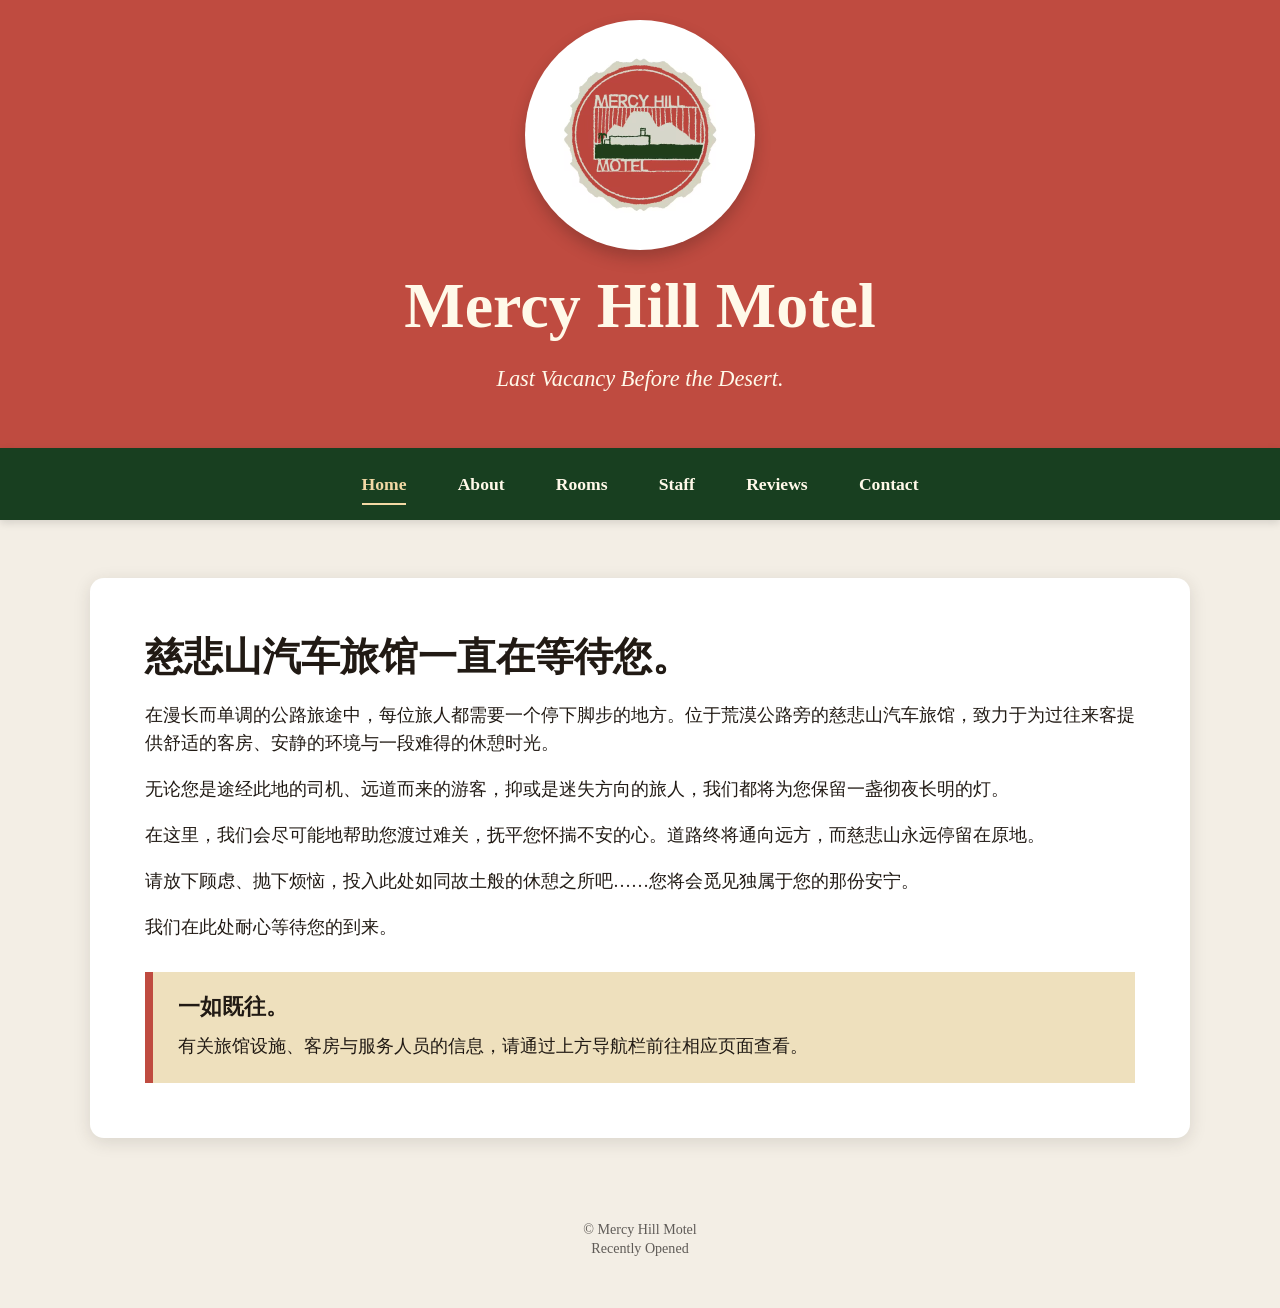
<file: index.html>
<!DOCTYPE html>
<html lang="zh-CN">
<head>
  <meta charset="UTF-8">
  <meta name="viewport" content="width=device-width, initial-scale=1.0">
  <meta name="description" content="慈悲山汽车旅馆官方网站">
  <title>Mercy Hill Motel</title>
  <link rel="stylesheet" href="styles.css">
</head>
<body>
  <header class="hero">
    <div class="logo-shell">
      <img src="imageslogo.jpg" alt="Mercy Hill Motel 标志">
    </div>
    <h1>Mercy Hill Motel</h1>
    <p class="tagline">Last Vacancy Before the Desert.</p>
  </header>

  <nav aria-label="主要导航">
    <a class="active" href="index.html">Home</a>
    <a href="about.html">About</a>
    <a href="rooms.html">Rooms</a>
    <a href="staff.html">Staff</a>
    <a href="reviews.html">Reviews</a>
    <a href="contact.html">Contact</a>
  </nav>

  <main class="home-main">
    <section class="panel">
      <h2>慈悲山汽车旅馆一直在等待您。</h2>
      <p>
        在漫长而单调的公路旅途中，每位旅人都需要一个停下脚步的地方。位于荒漠公路旁的慈悲山汽车旅馆，致力于为过往来客提供舒适的客房、安静的环境与一段难得的休憩时光。
      </p>
      <p>
        无论您是途经此地的司机、远道而来的游客，抑或是迷失方向的旅人，我们都将为您保留一盏彻夜长明的灯。
      </p>
      <p>
        在这里，我们会尽可能地帮助您渡过难关，抚平您怀揣不安的心。道路终将通向远方，而慈悲山永远停留在原地。
      </p>
      <p>
        请放下顾虑、抛下烦恼，投入此处如同故土般的休憩之所吧……您将会觅见独属于您的那份安宁。
      </p>
      <p>
        我们在此处耐心等待您的到来。
      </p>

      <div class="notice">
        <h3>一如既往。</h3>
        <p>有关旅馆设施、客房与服务人员的信息，请通过上方导航栏前往相应页面查看。</p>
      </div>

    </section>
  </main>

  <footer>© Mercy Hill Motel<br>Recently Opened</footer>
</body>
</html>
</file>
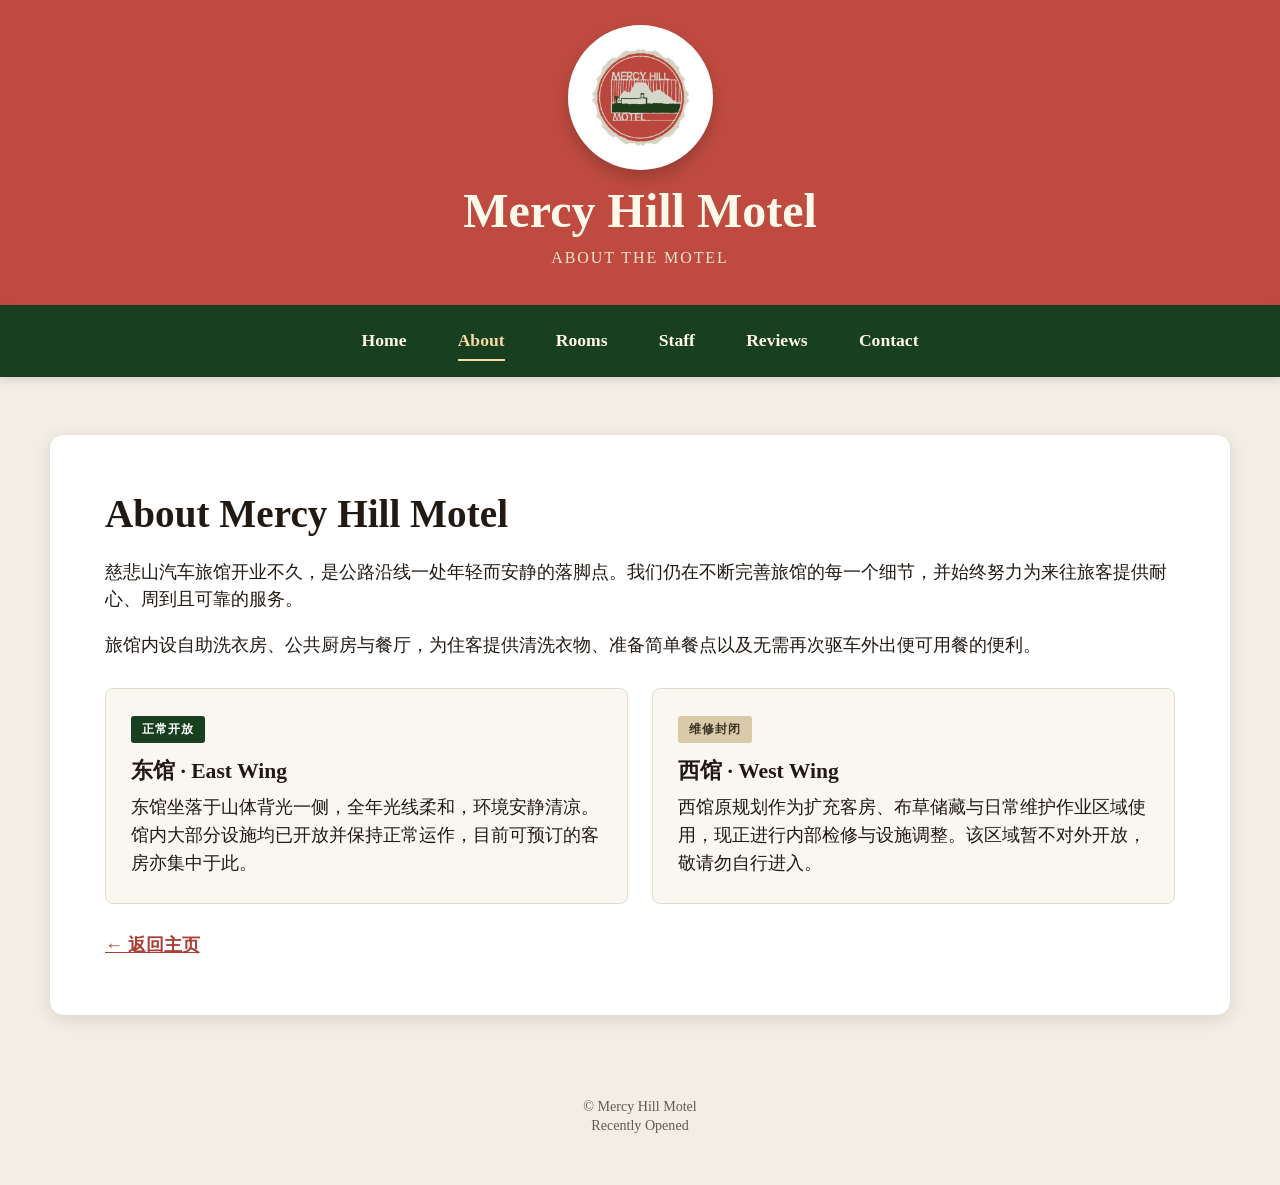
<file: about.html>
<!DOCTYPE html>
<html lang="zh-CN">
<head>
  <meta charset="UTF-8">
  <meta name="viewport" content="width=device-width, initial-scale=1.0">
  <title>About | Mercy Hill Motel</title>
  <link rel="stylesheet" href="styles.css">
</head>
<body>
  <header class="hero compact">
    <div class="logo-shell"><img src="imageslogo.jpg" alt="Mercy Hill Motel 标志"></div>
    <h1>Mercy Hill Motel</h1>
    <p class="page-label">About the Motel</p>
  </header>
  <nav aria-label="主要导航">
    <a href="index.html">Home</a>
    <a class="active" href="about.html">About</a>
    <a href="rooms.html">Rooms</a>
    <a href="staff.html">Staff</a>
    <a href="reviews.html">Reviews</a>
    <a href="contact.html">Contact</a>
  </nav>
  <main>
    <section class="panel">
      <h2>About Mercy Hill Motel</h2>
      <p>
        慈悲山汽车旅馆开业不久，是公路沿线一处年轻而安静的落脚点。我们仍在不断完善旅馆的每一个细节，并始终努力为来往旅客提供耐心、周到且可靠的服务。
      </p>
      <p>
        旅馆内设自助洗衣房、公共厨房与餐厅，为住客提供清洗衣物、准备简单餐点以及无需再次驱车外出便可用餐的便利。
      </p>
      <div class="two-column">
        <article class="sub-card">
          <span class="status">正常开放</span>
          <h3>东馆 · East Wing</h3>
          <p>东馆坐落于山体背光一侧，全年光线柔和，环境安静清凉。馆内大部分设施均已开放并保持正常运作，目前可预订的客房亦集中于此。</p>
        </article>
        <article class="sub-card">
          <span class="status closed">维修封闭</span>
          <h3>西馆 · West Wing</h3>
          <p>西馆原规划作为扩充客房、布草储藏与日常维护作业区域使用，现正进行内部检修与设施调整。该区域暂不对外开放，敬请勿自行进入。</p>
        </article>
      </div>
      <a class="back-home" href="index.html">← 返回主页</a>
    </section>
  </main>
  <footer>© Mercy Hill Motel<br>Recently Opened</footer>
</body>
</html>
</file>
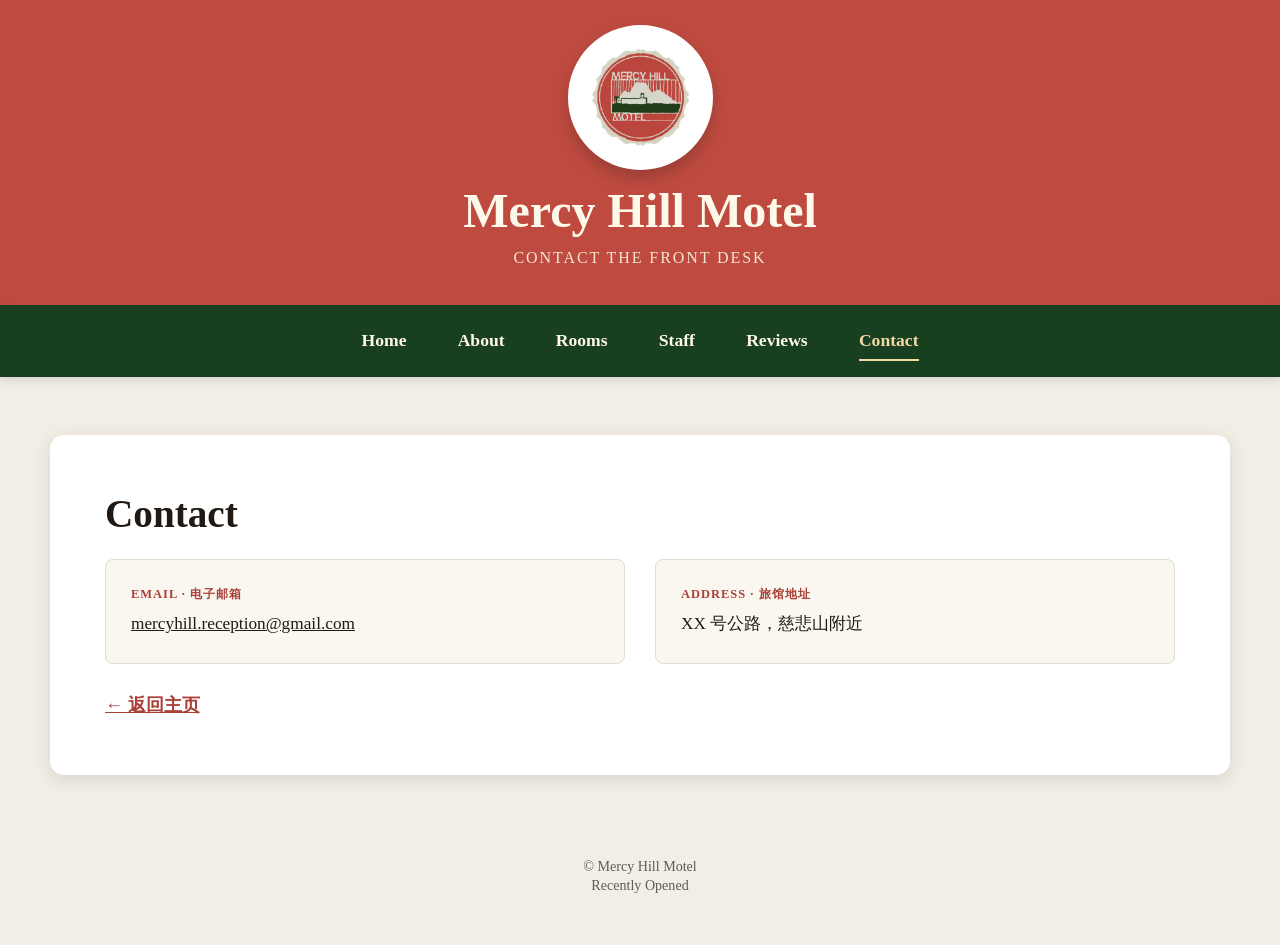
<file: contact.html>
<!DOCTYPE html>
<html lang="zh-CN">
<head>
  <meta charset="UTF-8">
  <meta name="viewport" content="width=device-width, initial-scale=1.0">
  <title>Contact | Mercy Hill Motel</title>
  <link rel="stylesheet" href="styles.css">
</head>
<body>
  <header class="hero compact">
    <div class="logo-shell"><img src="imageslogo.jpg" alt="Mercy Hill Motel 标志"></div>
    <h1>Mercy Hill Motel</h1>
    <p class="page-label">Contact the Front Desk</p>
  </header>
  <nav aria-label="主要导航">
    <a href="index.html">Home</a>
    <a href="about.html">About</a>
    <a href="rooms.html">Rooms</a>
    <a href="staff.html">Staff</a>
    <a href="reviews.html">Reviews</a>
    <a class="active" href="contact.html">Contact</a>
  </nav>
  <main>
    <section class="panel">
      <h2>Contact</h2>
      <div class="contact-grid">
        <div class="sub-card">
          <span class="contact-label">Email · 电子邮箱</span>
          <a class="contact-value" href="mailto:mercyhill.reception@gmail.com">mercyhill.reception@gmail.com</a>
        </div>
        <div class="sub-card">
          <span class="contact-label">Address · 旅馆地址</span>
          <span class="contact-value">XX 号公路，慈悲山附近</span>
        </div>
      </div>
      <a class="back-home" href="index.html">← 返回主页</a>
    </section>
  </main>
  <footer>© Mercy Hill Motel<br>Recently Opened</footer>
</body>
</html>
</file>
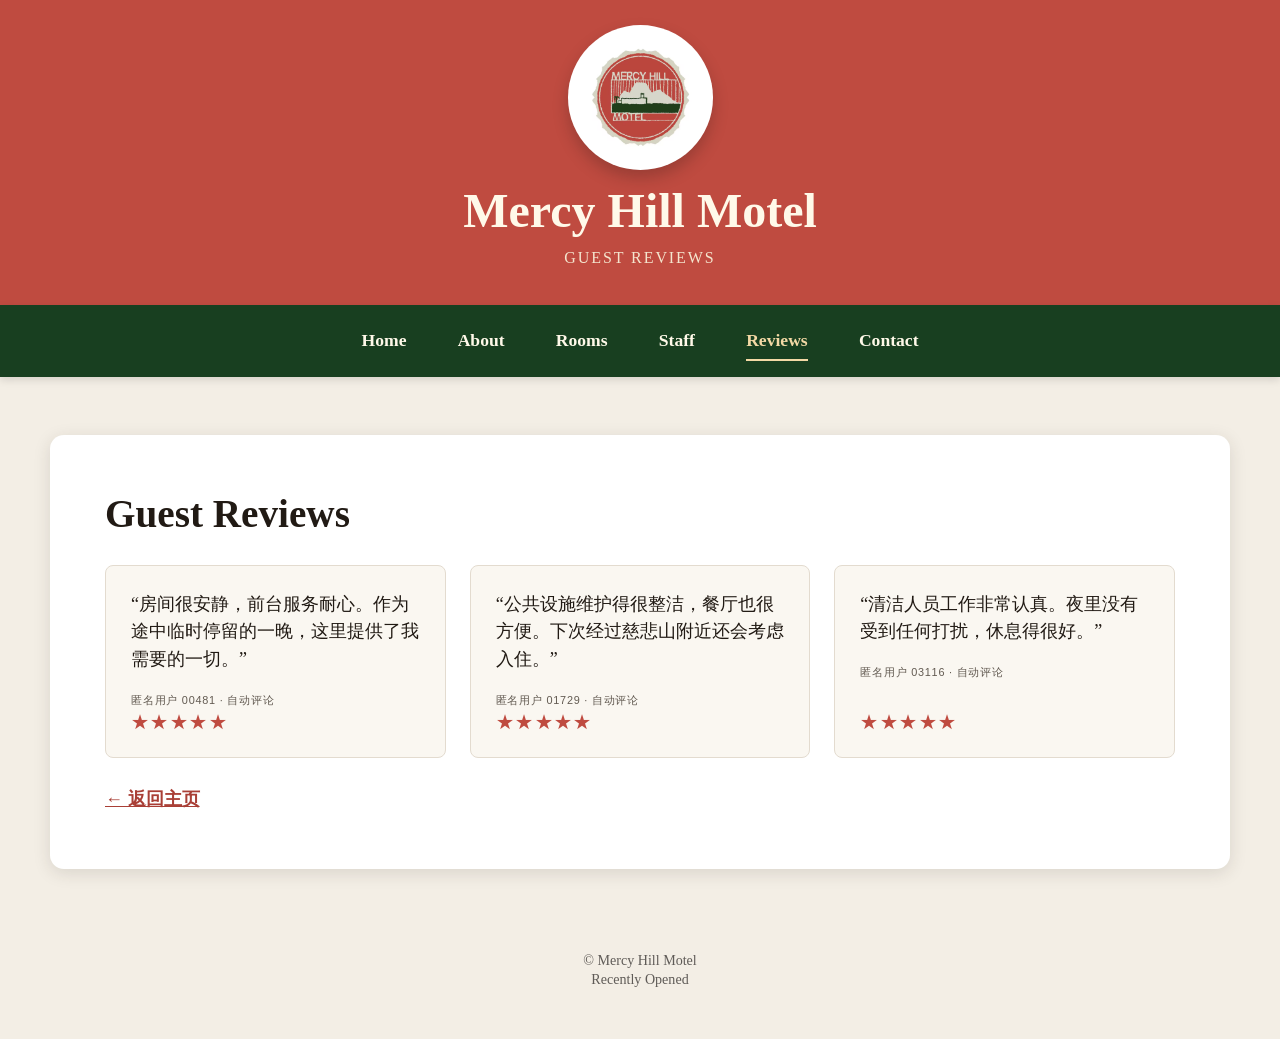
<file: reviews.html>
<!DOCTYPE html>
<html lang="zh-CN">
<head>
  <meta charset="UTF-8">
  <meta name="viewport" content="width=device-width, initial-scale=1.0">
  <title>Reviews | Mercy Hill Motel</title>
  <link rel="stylesheet" href="styles.css">
</head>
<body>
  <header class="hero compact">
    <div class="logo-shell"><img src="imageslogo.jpg" alt="Mercy Hill Motel 标志"></div>
    <h1>Mercy Hill Motel</h1>
    <p class="page-label">Guest Reviews</p>
  </header>
  <nav aria-label="主要导航">
    <a href="index.html">Home</a>
    <a href="about.html">About</a>
    <a href="rooms.html">Rooms</a>
    <a href="staff.html">Staff</a>
    <a class="active" href="reviews.html">Reviews</a>
    <a href="contact.html">Contact</a>
  </nav>
  <main>
    <section class="panel">
      <h2>Guest Reviews</h2>
      <div class="three-column">
        <article class="sub-card review">
          <p>“房间很安静，前台服务耐心。作为途中临时停留的一晚，这里提供了我需要的一切。”</p>
          <span class="review-user">匿名用户 00481 · 自动评论</span>
        </article>
        <article class="sub-card review">
          <p>“公共设施维护得很整洁，餐厅也很方便。下次经过慈悲山附近还会考虑入住。”</p>
          <span class="review-user">匿名用户 01729 · 自动评论</span>
        </article>
        <article class="sub-card review">
          <p>“清洁人员工作非常认真。夜里没有受到任何打扰，休息得很好。”</p>
          <span class="review-user">匿名用户 03116 · 自动评论</span>
        </article>
      </div>
      <a class="back-home" href="index.html">← 返回主页</a>
    </section>
  </main>
  <footer>© Mercy Hill Motel<br>Recently Opened</footer>
</body>
</html>
</file>
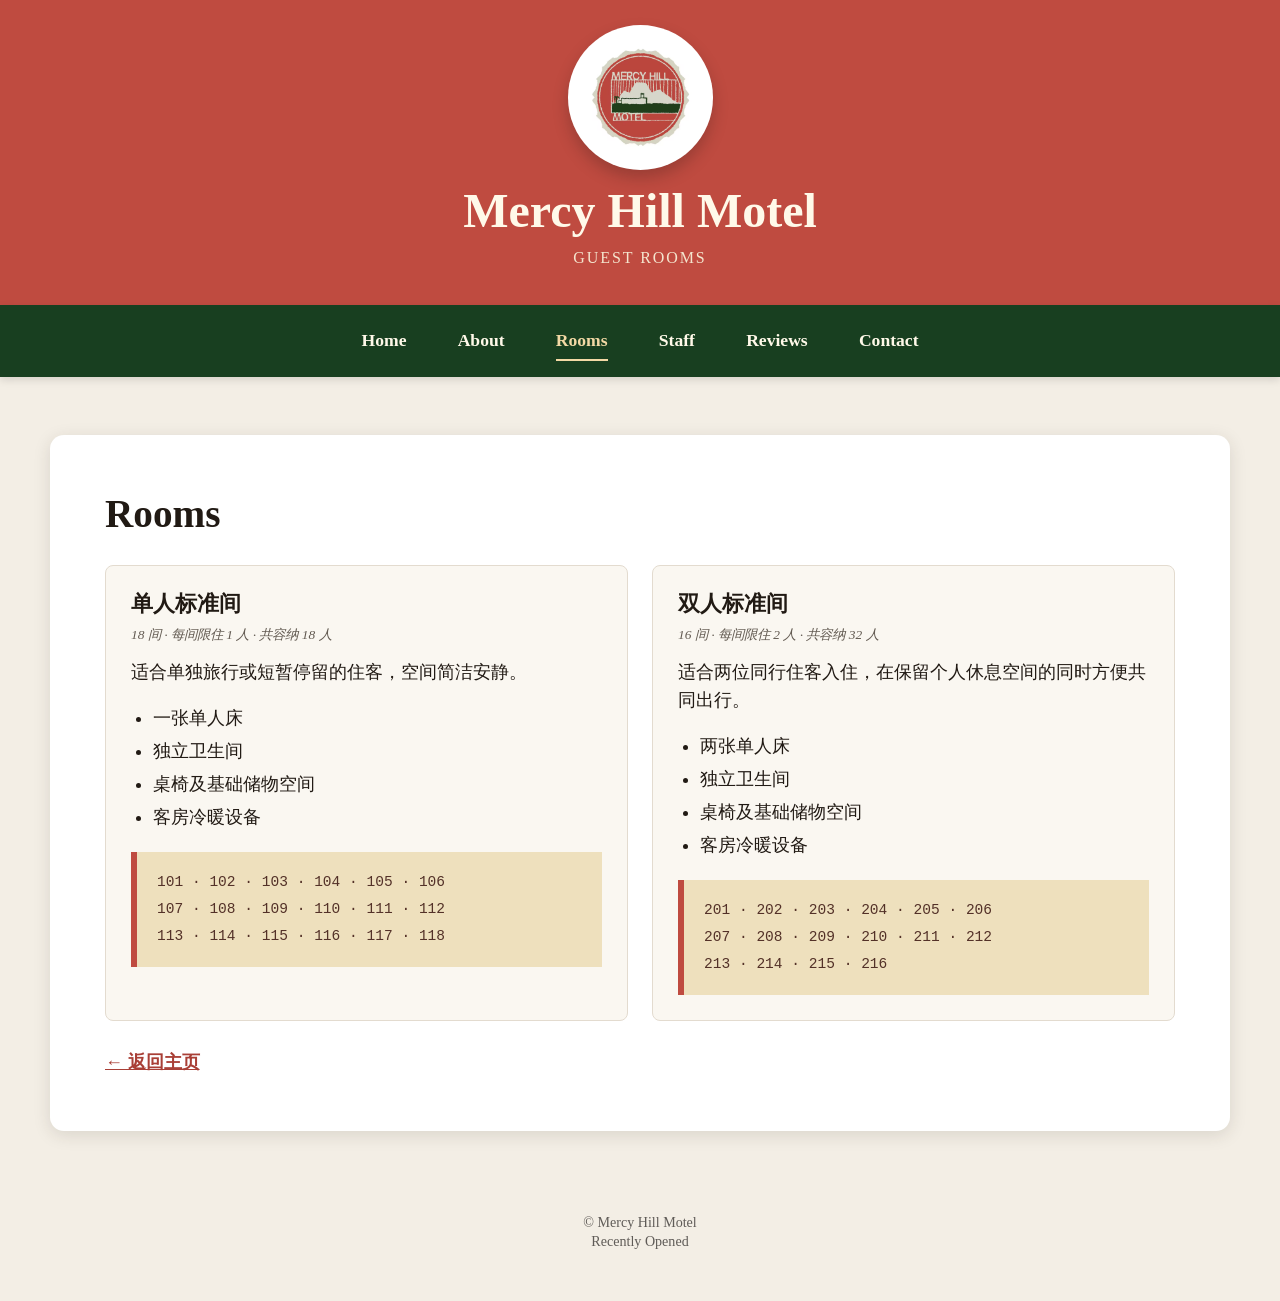
<file: rooms.html>
<!DOCTYPE html>
<html lang="zh-CN">
<head>
  <meta charset="UTF-8">
  <meta name="viewport" content="width=device-width, initial-scale=1.0">
  <title>Rooms | Mercy Hill Motel</title>
  <link rel="stylesheet" href="styles.css">
</head>
<body>
  <header class="hero compact">
    <div class="logo-shell"><img src="imageslogo.jpg" alt="Mercy Hill Motel 标志"></div>
    <h1>Mercy Hill Motel</h1>
    <p class="page-label">Guest Rooms</p>
  </header>
  <nav aria-label="主要导航">
    <a href="index.html">Home</a>
    <a href="about.html">About</a>
    <a class="active" href="rooms.html">Rooms</a>
    <a href="staff.html">Staff</a>
    <a href="reviews.html">Reviews</a>
    <a href="contact.html">Contact</a>
  </nav>
  <main>
    <section class="panel">
      <h2>Rooms</h2>
      <div class="two-column">
        <article class="sub-card">
          <h3>单人标准间</h3>
          <span class="room-meta">18 间 · 每间限住 1 人 · 共容纳 18 人</span>
          <p>适合单独旅行或短暂停留的住客，空间简洁安静。</p>
          <ul>
            <li>一张单人床</li><li>独立卫生间</li>
            <li>桌椅及基础储物空间</li><li>客房冷暖设备</li>
          </ul>
          <div class="room-numbers">
            101 · 102 · 103 · 104 · 105 · 106<br>
            107 · 108 · 109 · 110 · 111 · 112<br>
            113 · 114 · 115 · 116 · 117 · 118
          </div>
        </article>
        <article class="sub-card">
          <h3>双人标准间</h3>
          <span class="room-meta">16 间 · 每间限住 2 人 · 共容纳 32 人</span>
          <p>适合两位同行住客入住，在保留个人休息空间的同时方便共同出行。</p>
          <ul>
            <li>两张单人床</li><li>独立卫生间</li>
            <li>桌椅及基础储物空间</li><li>客房冷暖设备</li>
          </ul>
          <div class="room-numbers">
            201 · 202 · 203 · 204 · 205 · 206<br>
            207 · 208 · 209 · 210 · 211 · 212<br>
            213 · 214 · 215 · 216
          </div>
        </article>
      </div>
      <a class="back-home" href="index.html">← 返回主页</a>
    </section>
  </main>
  <footer>© Mercy Hill Motel<br>Recently Opened</footer>
</body>
</html>
</file>
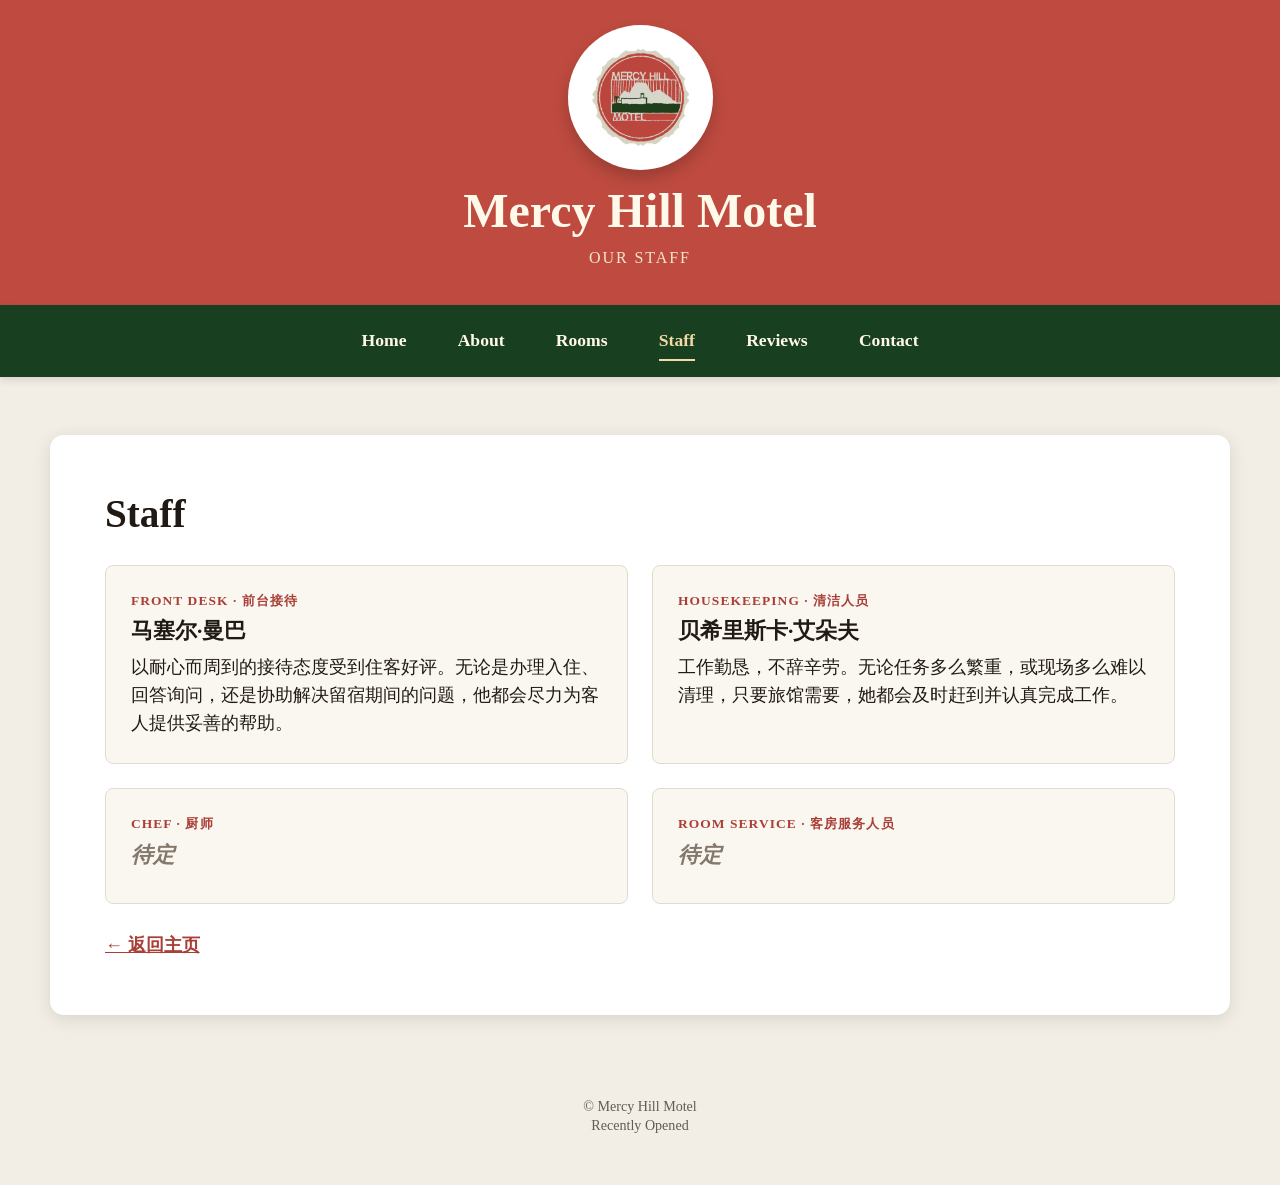
<file: staff.html>
<!DOCTYPE html>
<html lang="zh-CN">
<head>
  <meta charset="UTF-8">
  <meta name="viewport" content="width=device-width, initial-scale=1.0">
  <title>Staff | Mercy Hill Motel</title>
  <link rel="stylesheet" href="styles.css">
</head>
<body>
  <header class="hero compact">
    <div class="logo-shell"><img src="imageslogo.jpg" alt="Mercy Hill Motel 标志"></div>
    <h1>Mercy Hill Motel</h1>
    <p class="page-label">Our Staff</p>
  </header>
  <nav aria-label="主要导航">
    <a href="index.html">Home</a>
    <a href="about.html">About</a>
    <a href="rooms.html">Rooms</a>
    <a class="active" href="staff.html">Staff</a>
    <a href="reviews.html">Reviews</a>
    <a href="contact.html">Contact</a>
  </nav>
  <main>
    <section class="panel">
      <h2>Staff</h2>
      <div class="two-column">
        <article class="sub-card">
          <span class="staff-role">Front Desk · 前台接待</span>
          <h3>马塞尔·曼巴</h3>
          <p>以耐心而周到的接待态度受到住客好评。无论是办理入住、回答询问，还是协助解决留宿期间的问题，他都会尽力为客人提供妥善的帮助。</p>
        </article>
        <article class="sub-card">
          <span class="staff-role">Housekeeping · 清洁人员</span>
          <h3>贝希里斯卡·艾朵夫</h3>
          <p>工作勤恳，不辞辛劳。无论任务多么繁重，或现场多么难以清理，只要旅馆需要，她都会及时赶到并认真完成工作。</p>
        </article>
        <article class="sub-card">
          <span class="staff-role">Chef · 厨师</span>
          <h3 class="pending">待定</h3>
        </article>
        <article class="sub-card">
          <span class="staff-role">Room Service · 客房服务人员</span>
          <h3 class="pending">待定</h3>
        </article>
      </div>
      <a class="back-home" href="index.html">← 返回主页</a>
    </section>
  </main>
  <footer>© Mercy Hill Motel<br>Recently Opened</footer>
</body>
</html>
</file>
<file: styles.css>
:root {
  --red: #bf4b40;
  --red-dark: #a93f36;
  --green: #183f20;
  --cream: #f3eee5;
  --notice: #eee0bd;
  --ink: #211a14;
  --muted: #625a51;
  --white: #fff;
  --shadow: 0 4px 17px rgba(48, 39, 29, 0.13);
}

* {
  box-sizing: border-box;
}

html {
  min-height: 100%;
}

body {
  min-height: 100vh;
  margin: 0;
  display: flex;
  flex-direction: column;
  color: var(--ink);
  background: var(--cream);
  font-family: Georgia, "Times New Roman", "Noto Serif SC", serif;
  font-size: 18px;
  line-height: 1.55;
}

a {
  color: inherit;
}

.hero {
  min-height: 440px;
  padding: 20px 24px 52px;
  display: flex;
  flex-direction: column;
  align-items: center;
  justify-content: center;
  color: #fff9e9;
  text-align: center;
  background: var(--red);
}

.hero.compact {
  min-height: 280px;
  padding: 25px 20px 34px;
}

.logo-shell {
  width: 230px;
  height: 230px;
  margin-bottom: 20px;
  padding: 15px;
  overflow: hidden;
  border-radius: 50%;
  background: #fff;
  box-shadow: 0 8px 15px rgba(42, 23, 18, 0.25);
}

.compact .logo-shell {
  width: 145px;
  height: 145px;
  margin-bottom: 14px;
  padding: 9px;
}

.logo-shell img {
  width: 100%;
  height: 100%;
  display: block;
  border-radius: 50%;
  object-fit: cover;
}

h1 {
  margin: 0;
  font-size: clamp(2.6rem, 6vw, 4rem);
  line-height: 1.12;
}

.compact h1 {
  font-size: clamp(2rem, 5vw, 3rem);
}

.tagline {
  margin: 20px 0 0;
  font-size: clamp(1.05rem, 2.4vw, 1.4rem);
  font-style: italic;
}

.page-label {
  margin: 8px 0 0;
  color: #f4e5ce;
  font-size: 1rem;
  letter-spacing: 0.12em;
  text-transform: uppercase;
}

nav {
  min-height: 72px;
  padding: 0 20px;
  display: flex;
  align-items: center;
  justify-content: center;
  gap: clamp(22px, 4vw, 58px);
  background: var(--green);
  box-shadow: 0 3px 8px rgba(0, 0, 0, 0.12);
}

nav a {
  position: relative;
  padding: 21px 0;
  color: #fff9e9;
  font-size: 1.1rem;
  font-weight: 700;
  text-decoration: none;
  white-space: nowrap;
}

nav a:hover,
nav a:focus,
nav a.active {
  color: #f3d9a5;
}

nav a.active::after {
  content: "";
  position: absolute;
  right: 0;
  bottom: 14px;
  left: 0;
  height: 2px;
  background: #f3d9a5;
}

main {
  width: min(1180px, calc(100% - 32px));
  margin: 58px auto 72px;
  flex: 1;
}

.home-main {
  width: min(1100px, calc(100% - 32px));
}

.panel {
  padding: clamp(30px, 5vw, 55px);
  background: var(--white);
  border-radius: 14px;
  box-shadow: var(--shadow);
}

h2 {
  margin: 0 0 22px;
  font-size: clamp(1.75rem, 4vw, 2.45rem);
  line-height: 1.2;
}

h3 {
  margin: 0 0 9px;
  font-size: 1.35rem;
  line-height: 1.25;
}

p {
  margin: 0 0 18px;
}

p:last-child {
  margin-bottom: 0;
}

.notice {
  margin-top: 30px;
  padding: 22px 25px;
  background: var(--notice);
  border-left: 8px solid var(--red);
}

.notice h3 {
  margin-bottom: 12px;
}

.three-column,
.two-column {
  display: grid;
  gap: 24px;
  margin-top: 28px;
}

.three-column {
  grid-template-columns: repeat(3, 1fr);
}

.two-column {
  grid-template-columns: repeat(2, 1fr);
}

.sub-card {
  padding: 25px;
  background: #faf7f1;
  border: 1px solid #e3dbcf;
  border-radius: 8px;
}

.status {
  display: inline-block;
  margin-bottom: 15px;
  padding: 4px 11px;
  color: #fff;
  background: var(--green);
  border-radius: 3px;
  font-size: 0.76rem;
  font-weight: bold;
  letter-spacing: 0.08em;
}

.status.closed {
  color: #3d3429;
  background: #d9caa9;
}

.room-meta,
.staff-role,
.review-user {
  display: block;
  color: var(--muted);
  font-size: 0.84rem;
}

.room-meta {
  margin: -2px 0 14px;
  font-style: italic;
}

ul {
  margin: 14px 0 0;
  padding-left: 22px;
}

li {
  margin: 5px 0;
}

.room-numbers {
  margin-top: 20px;
  padding: 17px 20px;
  color: #533128;
  background: var(--notice);
  border-left: 6px solid var(--red);
  font-family: "Courier New", monospace;
  font-size: 0.91rem;
  line-height: 1.85;
}

.staff-role {
  margin-bottom: 7px;
  color: var(--red-dark);
  font-weight: bold;
  letter-spacing: 0.08em;
  text-transform: uppercase;
}

.pending {
  color: #83786b;
  font-style: italic;
}

.review {
  position: relative;
  padding-bottom: 48px;
}

.review::after {
  content: "★★★★★";
  position: absolute;
  bottom: 20px;
  left: 25px;
  color: var(--red);
  letter-spacing: 0.08em;
}

.review-user {
  margin-top: 18px;
  font-family: Arial, sans-serif;
  font-size: 0.68rem;
  letter-spacing: 0.07em;
}

.contact-grid {
  display: grid;
  grid-template-columns: repeat(2, 1fr);
  gap: 30px;
}

.contact-label {
  display: block;
  margin-bottom: 6px;
  color: var(--red-dark);
  font-size: 0.78rem;
  font-weight: bold;
  letter-spacing: 0.08em;
  text-transform: uppercase;
}

.contact-value {
  overflow-wrap: anywhere;
  font-size: 1.08rem;
}

.back-home {
  display: inline-block;
  margin-top: 28px;
  color: var(--red-dark);
  font-weight: bold;
}

footer {
  padding: 10px 20px 50px;
  color: #5f5b57;
  text-align: center;
  font-size: 0.88rem;
  line-height: 1.35;
}

@media (max-width: 820px) {
  .three-column,
  .two-column {
    grid-template-columns: 1fr;
  }

  nav {
    justify-content: flex-start;
    overflow-x: auto;
  }
}

@media (max-width: 560px) {
  body {
    font-size: 16px;
  }

  .hero {
    min-height: 390px;
  }

  .hero.compact {
    min-height: 240px;
  }

  .logo-shell {
    width: 185px;
    height: 185px;
    padding: 12px;
  }

  .compact .logo-shell {
    width: 120px;
    height: 120px;
  }

  nav {
    min-height: 60px;
    gap: 27px;
  }

  nav a {
    padding: 17px 0;
    font-size: 1rem;
  }

  nav a.active::after {
    bottom: 10px;
  }

  main,
  .home-main {
    width: min(100% - 20px, 1180px);
    margin-top: 34px;
  }

  .panel {
    padding: 26px 22px;
  }

  .contact-grid {
    grid-template-columns: 1fr;
  }
}
</file>
